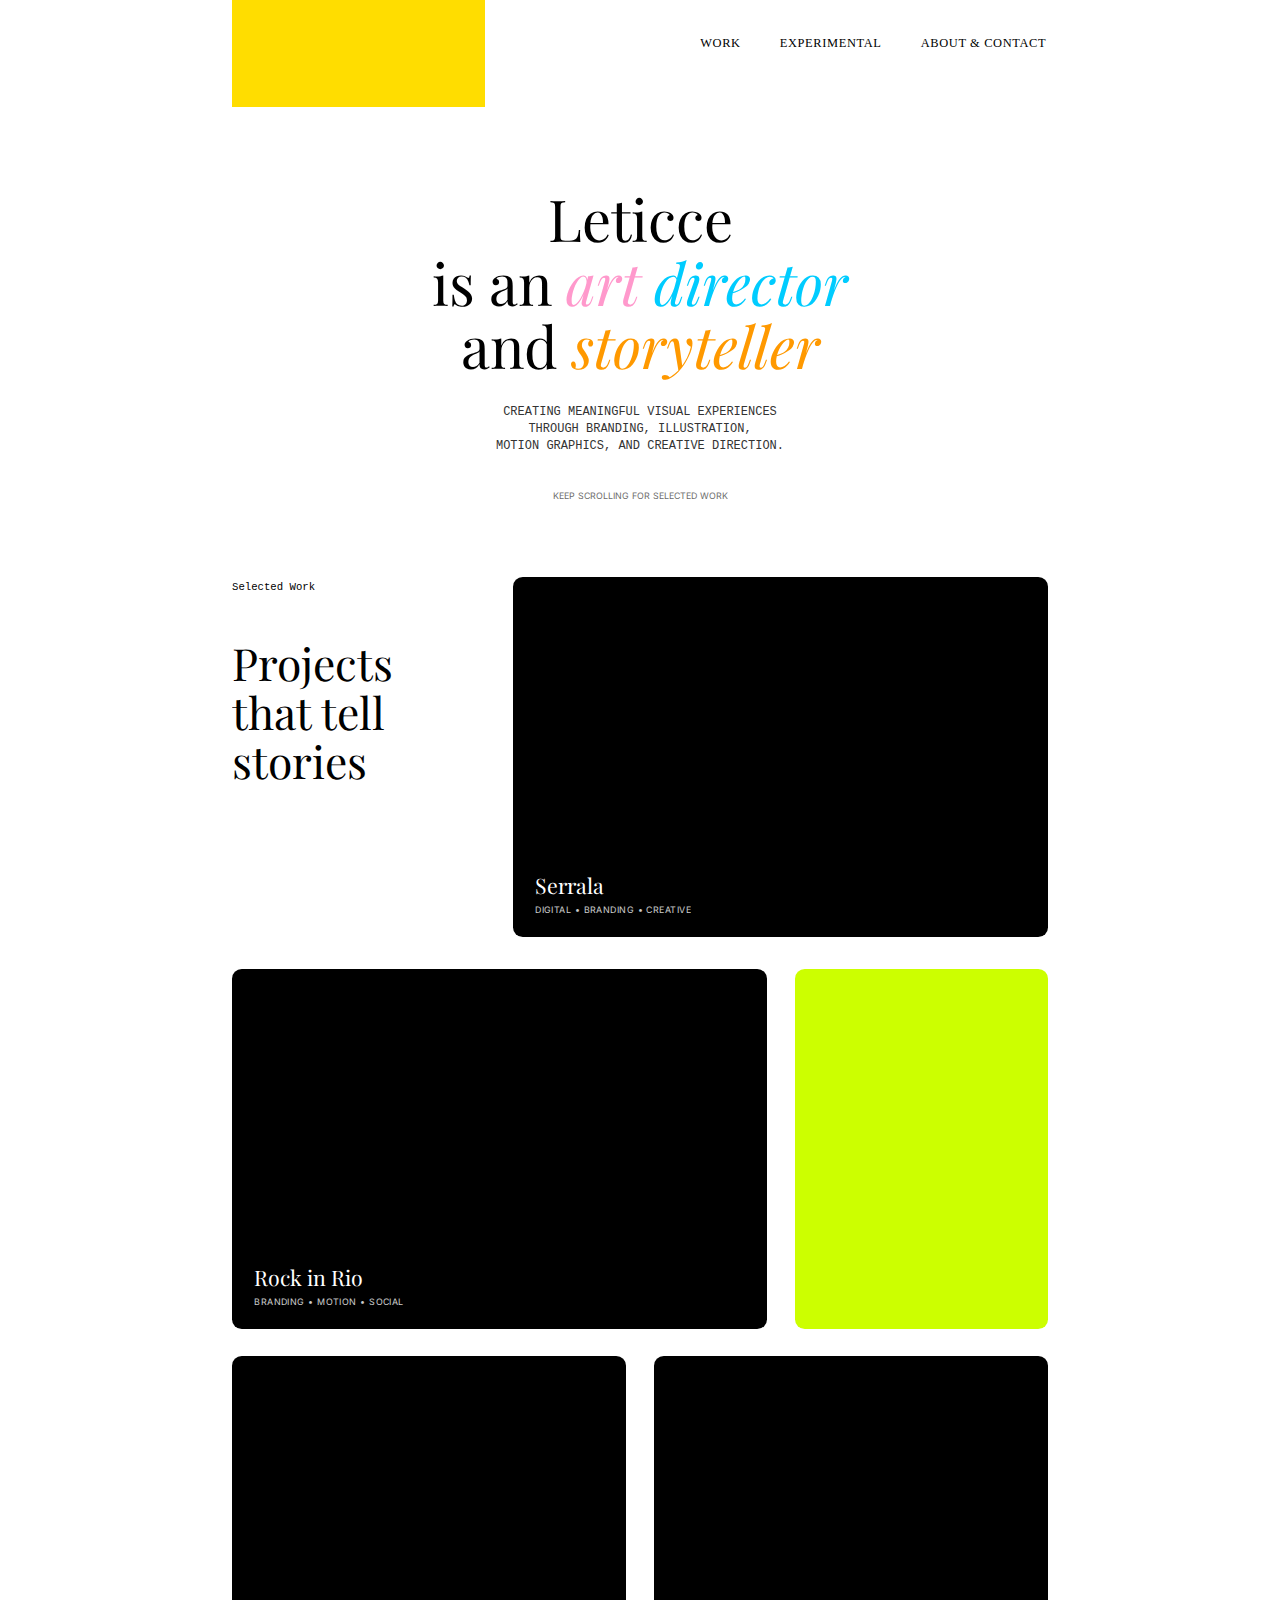
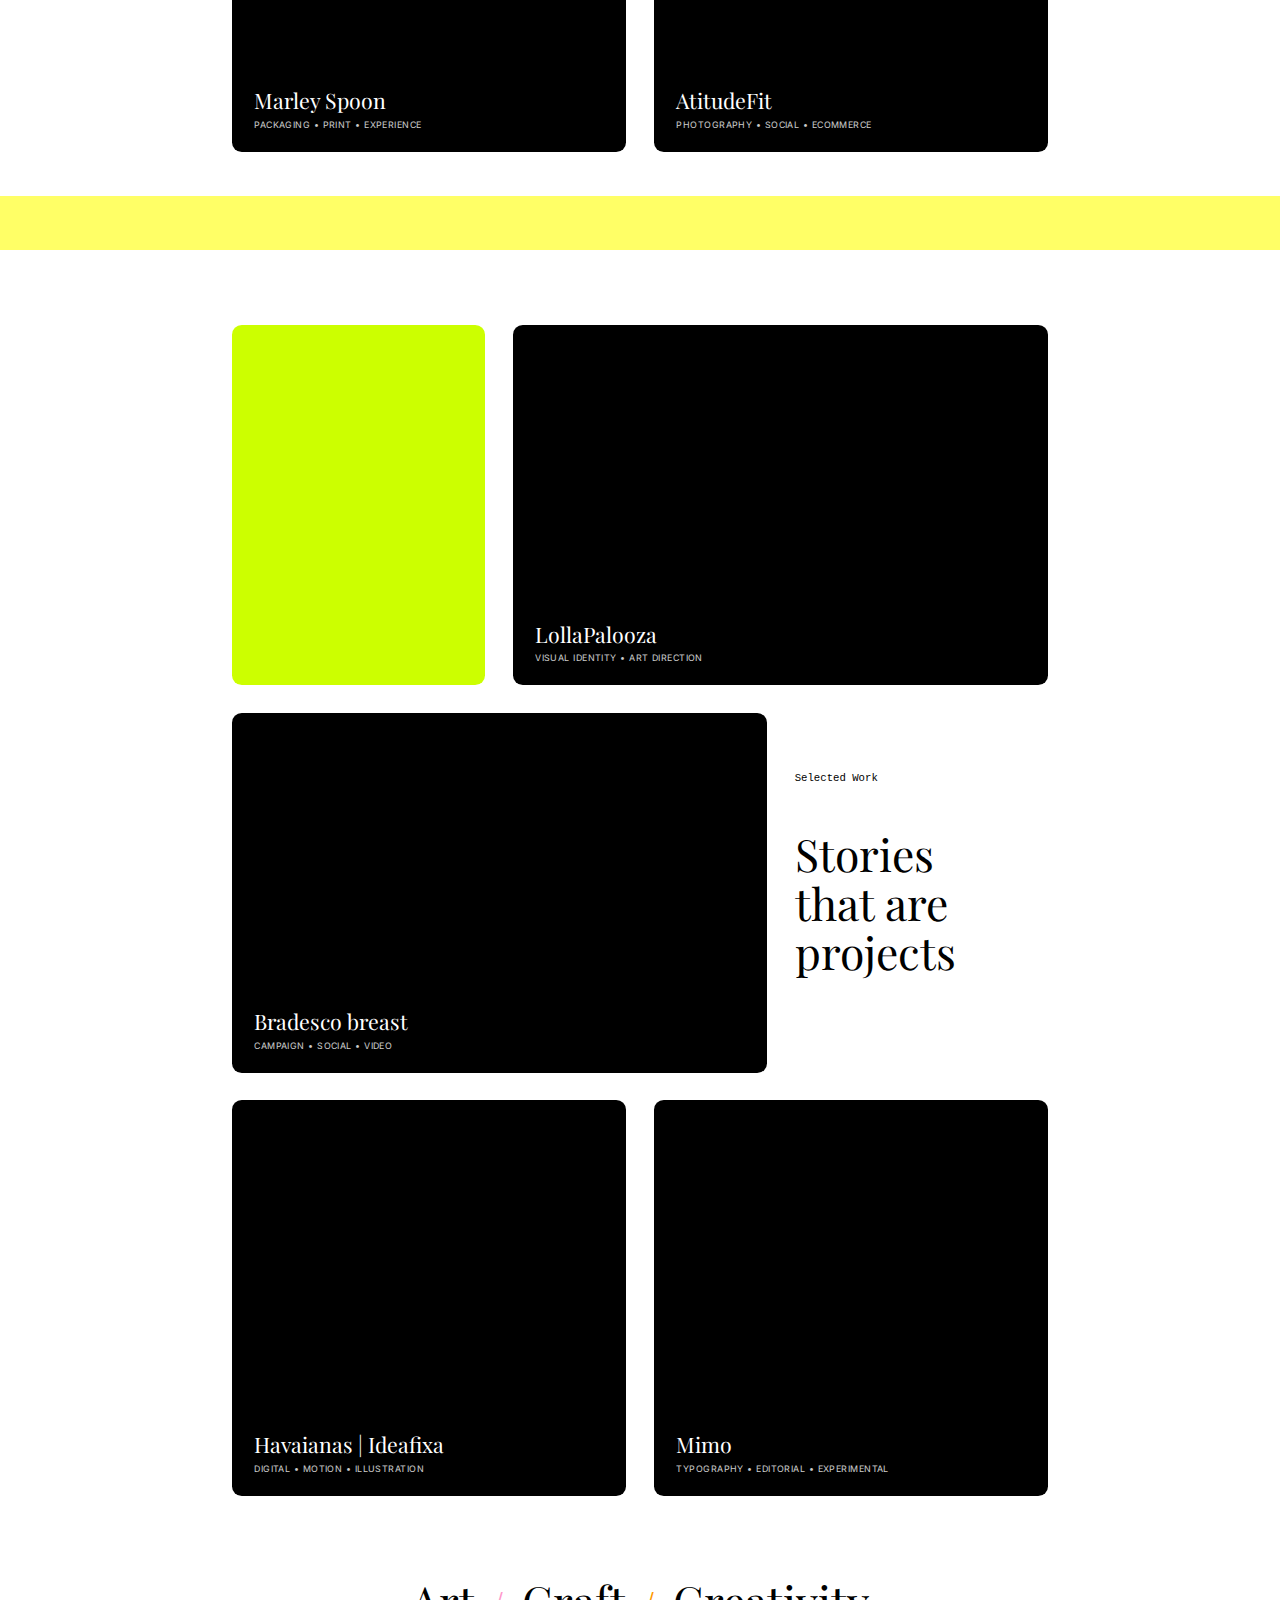
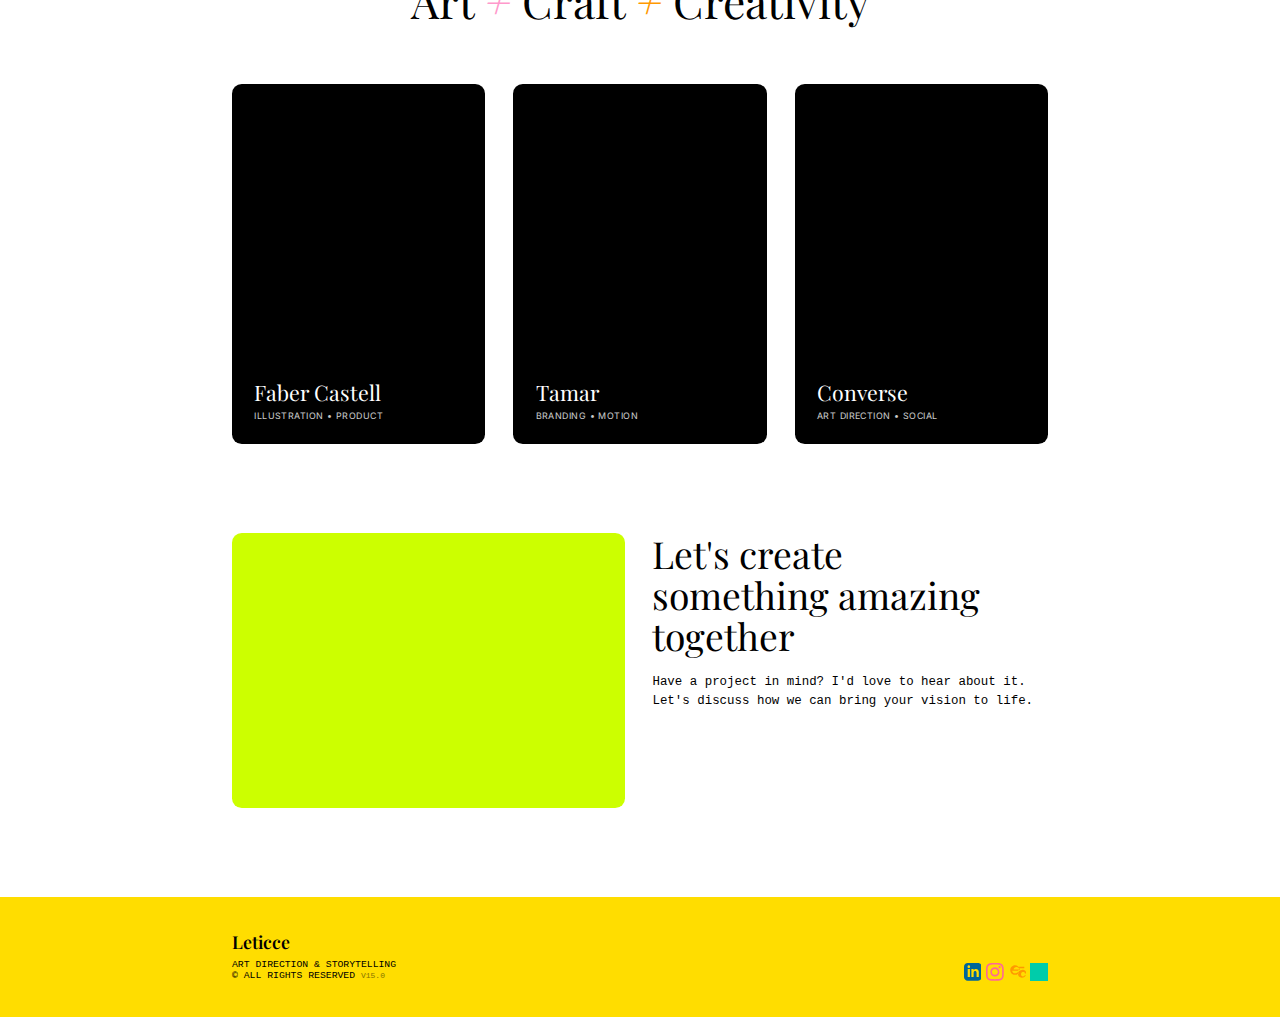
<file: index.html>
<!DOCTYPE html>
<html lang="en">

<head>
    <meta charset="UTF-8">
    <meta name="viewport" content="width=device-width, initial-scale=1.0">
    <meta name="description" content="Portfolio Leticce - Rebuild V15 (Force Sync Back to Top)">
    <title>Leticce - Art Director & Storyteller</title>
    <!-- Fonts -->
    <link rel="preconnect" href="https://fonts.googleapis.com">
    <link
        href="https://fonts.googleapis.com/css2?family=Playfair+Display:ital,wght@0,400;0,600;1,400&family=Inter:wght@300;400;500&display=swap"
        rel="stylesheet">
    <!-- V15 Styles (Cache Buster) -->
    <link rel="stylesheet" href="style.css?v=15">
</head>

<body>

    <header class="header-container">
        <div class="logo-block"></div>
        <nav>
            <a href="index.html">Work</a>
            <a href="experimental.html">Experimental</a>
            <a href="about.html">About & Contact</a>
        </nav>
    </header>

    <main class="content-container">

        <!-- Hero -->
        <section class="hero">
            <h1>
                Leticce<br>
                is an <span class="pink">art</span> <span class="blue">director</span><br>
                and <span class="orange">storyteller</span>
            </h1>
            <p>
                Creating meaningful visual experiences<br>
                through branding, illustration,<br>
                motion graphics, and creative direction.
            </p>
            <div class="scroll-note">Keep scrolling for selected work</div>
        </section>

        <!-- GRID START -->
        <!-- ROW 1 -->
        <div class="row row-sl">
            <div class="block small text-block">
                <span class="label">Selected Work</span>
                <h2 class="title">Projects<br>that tell<br>stories</h2>
            </div>
            <div class="block large black" onclick="window.location='project.html?id=p1'"
                style="background-color: black;">
                <div class="info">
                    <div class="name">Serrala</div>
                    <div class="tags">Digital • Branding • Creative</div>
                </div>
            </div>
        </div>

        <!-- ROW 2 -->
        <div class="row row-ls">
            <div class="block large black" onclick="window.location='project.html?id=p2'">
                <div class="info">
                    <div class="name">Rock in Rio</div>
                    <div class="tags">Branding • Motion • Social</div>
                </div>
            </div>
            <div class="block small lime decoration"></div>
        </div>

        <!-- ROW 3 -->
        <div class="row row-mm">
            <div class="block medium black" onclick="window.location='project.html?id=p3'">
                <div class="info">
                    <div class="name">Marley Spoon</div>
                    <div class="tags">Packaging • Print • Experience</div>
                </div>
            </div>
            <div class="block medium black" onclick="window.location='project.html?id=p4'">
                <div class="info">
                    <div class="name">AtitudeFit</div>
                    <div class="tags">Photography • Social • Ecommerce</div>
                </div>
            </div>
        </div>

        <!-- Middle Break -->
        <div class="yellow-bar"></div>

        <!-- ROW 4 -->
        <div class="row row-sl">
            <div class="block small lime decoration"></div>
            <div class="block large black" onclick="window.location='project.html?id=p5'">
                <div class="info">
                    <div class="name">LollaPalooza</div>
                    <div class="tags">Visual Identity • Art Direction</div>
                </div>
            </div>
        </div>

        <!-- ROW 5 -->
        <div class="row row-ls">
            <div class="block large black" onclick="window.location='project.html?id=p6'">
                <div class="info">
                    <div class="name">Bradesco breast</div>
                    <div class="tags">Campaign • Social • Video</div>
                </div>
            </div>
            <div class="block small text-block pad-left">
                <span class="label">Selected Work</span>
                <h2 class="title">Stories<br>that are<br>projects</h2>
            </div>
        </div>

        <!-- ROW 6 -->
        <div class="row row-mm">
            <div class="block medium black" onclick="window.location='project.html?id=p7'">
                <div class="info">
                    <div class="name">Havaianas | Ideafixa</div>
                    <div class="tags">Digital • Motion • Illustration</div>
                </div>
            </div>
            <div class="block medium black" onclick="window.location='project.html?id=p8'">
                <div class="info">
                    <div class="name">Mimo</div>
                    <div class="tags">Typography • Editorial • Experimental</div>
                </div>
            </div>
        </div>

        <!-- Footer Intro -->
        <section class="footer-intro">
            <h2>Art <span class="pink">+</span> Craft <span class="orange">+</span> Creativity</h2>
            <!-- ROW 7 -->
            <div class="row row-sss">
                <div class="block small black" onclick="window.location='project.html?id=p9'">
                    <div class="info">
                        <div class="name">Faber Castell</div>
                        <div class="tags">Illustration • Product</div>
                    </div>
                </div>
                <div class="block small black" onclick="window.location='project.html?id=p10'">
                    <div class="info">
                        <div class="name">Tamar</div>
                        <div class="tags">Branding • Motion</div>
                    </div>
                </div>
                <div class="block small black" onclick="window.location='project.html?id=p11'">
                    <div class="info">
                        <div class="name">Converse</div>
                        <div class="tags">Art Direction • Social</div>
                    </div>
                </div>
            </div>
        </section>

        <!-- CTA V9: Explicit Side-by-Side -->
        <div class="cta-row row-sl" onclick="window.location='about.html'" style="cursor: pointer;">
            <div class="block lime decoration square-tweak custom-green"></div>
            <div class="cta-text">
                <h2>Let's create<br>something amazing<br>together</h2>
                <p>Have a project in mind? I'd love to hear about it. Let's discuss how we can bring your vision to
                    life.</p>
            </div>
        </div>

    </main>

    <footer class="footer">
        <div class="footer-inner">
            <!-- Left Group: Brand + Copy -->
            <div class="footer-left">
                <div class="brand">Leticce</div>
                <div class="copy">Art Direction & Storytelling<br>© All rights reserved <span
                        style="font-size: 8px; opacity: 0.5;">v15.0</span></div>
            </div>
            <!-- Right Group: Social Icons V14 -->
            <div class="icons">
                <!-- LinkedIn (Blue) -->
                <a href="#" class="social-icon linkedin">
                    <svg viewBox="0 0 24 24">
                        <path
                            d="M19 0h-14c-2.761 0-5 2.239-5 5v14c0 2.761 2.239 5 5 5h14c2.762 0 5-2.239 5-5v-14c0-2.761-2.238-5-5-5zm-11 19h-3v-11h3v11zm-1.5-12.268c-.966 0-1.75-.79-1.75-1.764s.784-1.764 1.75-1.764 1.75.79 1.75 1.764-.783 1.764-1.75 1.764zm13.5 12.268h-3v-5.604c0-3.368-4-3.113-4 0v5.604h-3v-11h3v1.765c1.396-2.586 7-2.777 7 2.476v6.759z" />
                    </svg>
                </a>
                <!-- Instagram (Pink) -->
                <a href="#" class="social-icon instagram">
                    <svg viewBox="0 0 24 24">
                        <path
                            d="M12 2.163c3.204 0 3.584.012 4.85.07 3.252.148 4.771 1.691 4.919 4.919.058 1.265.069 1.645.069 4.849 0 3.205-.012 3.584-.069 4.849-.149 3.225-1.664 4.771-4.919 4.919-1.266.058-1.644.07-4.85.07-3.204 0-3.584-.012-4.849-.07-3.26-.149-4.771-1.699-4.919-4.92-.058-1.265-.07-1.644-.07-4.849 0-3.204.013-3.583.07-4.849.149-3.227 1.664-4.771 4.919-4.919 1.266-.057 1.645-.069 4.849-.069zm0-2.163c-3.259 0-3.667.014-4.947.072-4.358.2-6.78 2.618-6.98 6.98-.059 1.281-.073 1.689-.073 4.948 0 3.259.014 3.668.072 4.948.2 4.358 2.618 6.78 6.98 6.98 1.281.058 1.689.072 4.948.072 3.259 0 3.668-.014 4.948-.072 4.354-.2 6.782-2.618 6.979-6.98.059-1.28.073-1.689.073-4.948 0-3.259-.014-3.667-.072-4.947-.196-4.354-2.617-6.78-6.979-6.98-1.281-.059-1.69-.073-4.949-.073zm0 5.838c-3.403 0-6.162 2.759-6.162 6.162s2.759 6.163 6.162 6.163 6.162-2.759 6.162-6.163c0-3.403-2.759-6.162-6.162-6.162zm0 10.162c-2.209 0-4-1.79-4-4 0-2.209 1.791-4 4-4s4 1.791 4 4c0 2.21-1.791 4-4 4zm6.406-11.845c-.796 0-1.441.645-1.441 1.44s.645 1.44 1.441 1.44c.795 0 1.439-.645 1.439-1.44s-.644-1.44-1.439-1.44z" />
                    </svg>
                </a>
                <!-- Behance (Orange) -->
                <a href="#" class="social-icon behance">
                    <svg viewBox="0 0 24 24">
                        <path
                            d="M22 7h-7v-2h7v2zm1.726 10c-.442 1.297-2.029 3-5.101 3-3.167 0-5.229-2.578-5.229-5.32 0-2.659 2.158-5.68 6.613-5.68 4.722 0 4.773 5.093 4.773 5.093h-1.954v-.009c-.012-1.371-.853-2.002-2.822-2.002-1.683 0-2.375 1.341-2.375 3.197 0 1.944.915 2.929 2.508 2.929 1.95 0 2.451-1.354 2.518-2.036h1.07zm-7.697-7.465c0-3.354-2.859-6.535-6.574-6.535-3.702 0-6.455 3.256-6.455 6.452 0 3.518 2.662 6.548 6.44 6.548 1.933 0 3.733-.781 4.887-1.972l-1.352-1.432c-.8.8-1.986 1.408-3.411 1.408-1.928 0-3.666-1.327-4.008-3.535h8.406c.039-.307.068-.621.068-.934zm-8.474-.781c.294-2.052 1.815-3.333 3.961-3.333 2.106 0 3.511 1.233 3.914 3.333h-7.875z" />
                    </svg>
                </a>
                <!-- Teal Square (Unchanged) -->
                <span class="i teal"></span>
            </div>
        </div>
    </footer>

    <!-- Back to Top -->
    <div class="back-to-top" id="backToTop">
        <i class="arrow-up"></i>
    </div>

    <!-- Scripts -->
    <!-- Updated to v15 for cache busting -->
    <script src="main.js?v=15"></script>

    <script src="data.js"></script>
<script>
    document.addEventListener('DOMContentLoaded', () => {
        window.projects.forEach(project => {
            // Procura o bloco que tem o onclick com o ID do projeto
            const block = document.querySelector(`[onclick*="id=${project.id}"]`);
            if (block && project.cover) {
                block.style.backgroundImage = `url('${project.cover}')`;
                block.style.backgroundSize = 'cover';
                block.style.backgroundPosition = 'center';
                // Remove o fundo preto para mostrar a imagem
                block.style.backgroundColor = 'transparent'; 
            }
        });
    });
</script>
</body>


</html>
</file>
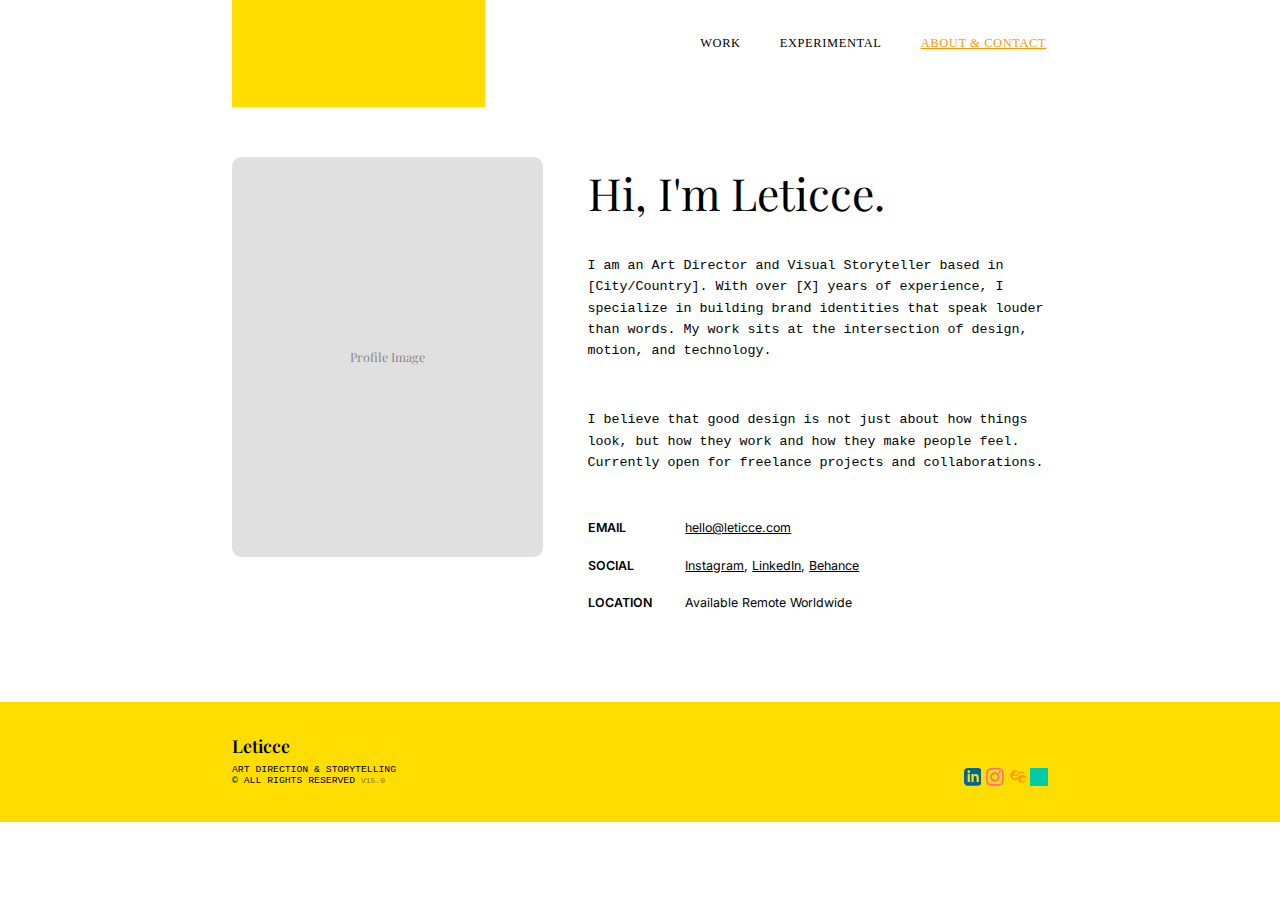
<file: about.html>
<!DOCTYPE html>
<html lang="en">

<head>
    <meta charset="UTF-8">
    <meta name="viewport" content="width=device-width, initial-scale=1.0">
    <meta name="description" content="About & Contact - Leticce">
    <title>About - Leticce</title>
    <!-- Fonts -->
    <link rel="preconnect" href="https://fonts.googleapis.com">
    <link
        href="https://fonts.googleapis.com/css2?family=Playfair+Display:ital,wght@0,400;0,600;1,400&family=Inter:wght@300;400;500&display=swap"
        rel="stylesheet">
    <!-- Reusing V15 Styles -->
    <link rel="stylesheet" href="style.css?v=15">
    <style>
        /* Specific Styles for About Page */
        .about-content {
            width: calc(918 * var(--s));
            margin: 0 auto;
            padding-top: calc(80 * var(--s));
            padding-bottom: calc(100 * var(--s));
        }

        .about-layout {
            display: flex;
            justify-content: space-between;
            align-items: flex-start;
            gap: calc(50 * var(--s));
        }

        /* Image Column */
        .about-image {
            width: calc(350 * var(--s));
            height: calc(450 * var(--s));
            background: #e0e0e0;
            /* Placeholder gray */
            border-radius: calc(11 * var(--s));
            object-fit: cover;
            display: flex;
            align-items: center;
            justify-content: center;
            color: #888;
            font-size: calc(14 * var(--s));
        }

        /* Text Column */
        .about-text {
            flex: 1;
            font-family: 'Courier New', monospace;
            font-size: calc(15 * var(--s));
            line-height: 1.6;
        }

        .about-text h1 {
            font-family: var(--serif);
            font-size: calc(50 * var(--s));
            margin-top: 0;
            margin-bottom: calc(30 * var(--s));
            font-weight: 400;
        }

        .info-list {
            margin-top: calc(50 * var(--s));
            display: flex;
            flex-direction: column;
            gap: calc(20 * var(--s));
            font-family: var(--sans);
            font-size: calc(14 * var(--s));
        }

        .info-item {
            display: flex;
            gap: calc(10 * var(--s));
        }

        .info-label {
            font-weight: 600;
            text-transform: uppercase;
            width: calc(100 * var(--s));
            color: var(--black);
        }

        .info-value a {
            text-decoration: underline;
        }

        .info-value a:hover {
            color: var(--orange);
        }
    </style>
</head>

<body>

    <header class="header-container">
        <!-- Link back to Home -->
        <a href="index.html" class="logo-block"></a>
        <nav>
            <a href="index.html">Work</a>
            <a href="experimental.html">Experimental</a>
            <a href="about.html" style="color:var(--orange); text-decoration:underline;">About & Contact</a>
        </nav>
    </header>

    <main class="about-content">
        <div class="about-layout">
            <!-- Image Area -->
            <div class="about-image">
                Profile Image
            </div>

            <!-- Text & Info Area -->
            <div class="about-text">
                <h1>Hi, I'm Leticce.</h1>
                <p>
                    I am an Art Director and Visual Storyteller based in [City/Country].
                    With over [X] years of experience, I specialize in building brand identities
                    that speak louder than words. My work sits at the intersection of
                    design, motion, and technology.
                </p>
                <br>
                <p>
                    I believe that good design is not just about how things look, but how they work and how they make
                    people feel.
                    Currently open for freelance projects and collaborations.
                </p>

                <!-- Info Section -->
                <div class="info-list">
                    <div class="info-item">
                        <span class="info-label">Email</span>
                        <span class="info-value"><a href="mailto:hello@leticce.com">hello@leticce.com</a></span>
                    </div>
                    <div class="info-item">
                        <span class="info-label">Social</span>
                        <span class="info-value">
                            <a href="#">Instagram</a>, <a href="#">LinkedIn</a>, <a href="#">Behance</a>
                        </span>
                    </div>
                    <div class="info-item">
                        <span class="info-label">Location</span>
                        <span class="info-value">Available Remote Worldwide</span>
                    </div>
                </div>
            </div>
        </div>
    </main>

    <footer class="footer">
        <div class="footer-inner">
            <div class="footer-left">
                <div class="brand">Leticce</div>
                <div class="copy">Art Direction & Storytelling<br>© All rights reserved <span
                        style="font-size: 8px; opacity: 0.5;">v15.0</span></div>
            </div>
            <div class="icons">
                <!-- LinkedIn (Blue) -->
                <a href="#" class="social-icon linkedin">
                    <svg viewBox="0 0 24 24">
                        <path
                            d="M19 0h-14c-2.761 0-5 2.239-5 5v14c0 2.761 2.239 5 5 5h14c2.762 0 5-2.239 5-5v-14c0-2.761-2.238-5-5-5zm-11 19h-3v-11h3v11zm-1.5-12.268c-.966 0-1.75-.79-1.75-1.764s.784-1.764 1.75-1.764 1.75.79 1.75 1.764-.783 1.764-1.75 1.764zm13.5 12.268h-3v-5.604c0-3.368-4-3.113-4 0v5.604h-3v-11h3v1.765c1.396-2.586 7-2.777 7 2.476v6.759z" />
                    </svg>
                </a>
                <!-- Instagram (Pink) -->
                <a href="#" class="social-icon instagram">
                    <svg viewBox="0 0 24 24">
                        <path
                            d="M12 2.163c3.204 0 3.584.012 4.85.07 3.252.148 4.771 1.691 4.919 4.919.058 1.265.069 1.645.069 4.849 0 3.205-.012 3.584-.069 4.849-.149 3.225-1.664 4.771-4.919 4.919-1.266.058-1.644.07-4.85.07-3.204 0-3.584-.012-4.849-.07-3.26-.149-4.771-1.699-4.919-4.92-.058-1.265-.07-1.644-.07-4.849 0-3.204.013-3.583.07-4.849.149-3.227 1.664-4.771 4.919-4.919 1.266-.057 1.645-.069 4.849-.069zm0-2.163c-3.259 0-3.667.014-4.947.072-4.358.2-6.78 2.618-6.98 6.98-.059 1.281-.073 1.689-.073 4.948 0 3.259.014 3.668.072 4.948.2 4.358 2.618 6.78 6.98 6.98 1.281.058 1.689.072 4.948.072 3.259 0 3.668-.014 4.948-.072 4.354-.2 6.782-2.618 6.979-6.98.059-1.28.073-1.689.073-4.948 0-3.259-.014-3.667-.072-4.947-.196-4.354-2.617-6.78-6.979-6.98-1.281-.059-1.69-.073-4.949-.073zm0 5.838c-3.403 0-6.162 2.759-6.162 6.162s2.759 6.163 6.162 6.163 6.162-2.759 6.162-6.163c0-3.403-2.759-6.162-6.162-6.162zm0 10.162c-2.209 0-4-1.79-4-4 0-2.209 1.791-4 4-4s4 1.791 4 4c0 2.21-1.791 4-4 4zm6.406-11.845c-.796 0-1.441.645-1.441 1.44s.645 1.44 1.441 1.44c.795 0 1.439-.645 1.439-1.44s-.644-1.44-1.439-1.44z" />
                    </svg>
                </a>
                <!-- Behance (Orange) -->
                <a href="#" class="social-icon behance">
                    <svg viewBox="0 0 24 24">
                        <path
                            d="M22 7h-7v-2h7v2zm1.726 10c-.442 1.297-2.029 3-5.101 3-3.167 0-5.229-2.578-5.229-5.32 0-2.659 2.158-5.68 6.613-5.68 4.722 0 4.773 5.093 4.773 5.093h-1.954v-.009c-.012-1.371-.853-2.002-2.822-2.002-1.683 0-2.375 1.341-2.375 3.197 0 1.944.915 2.929 2.508 2.929 1.95 0 2.451-1.354 2.518-2.036h1.07zm-7.697-7.465c0-3.354-2.859-6.535-6.574-6.535-3.702 0-6.455 3.256-6.455 6.452 0 3.518 2.662 6.548 6.44 6.548 1.933 0 3.733-.781 4.887-1.972l-1.352-1.432c-.8.8-1.986 1.408-3.411 1.408-1.928 0-3.666-1.327-4.008-3.535h8.406c.039-.307.068-.621.068-.934zm-8.474-.781c.294-2.052 1.815-3.333 3.961-3.333 2.106 0 3.511 1.233 3.914 3.333h-7.875z" />
                    </svg>
                </a>
                <!-- Teal Square (Unchanged) -->
                <span class="i teal"></span>
            </div>
        </div>
    </footer>

    <!-- Back to Top -->
    <div class="back-to-top" id="backToTop">
        <i class="arrow-up"></i>
    </div>

    <!-- Scripts -->
    <script src="main.js?v=15"></script>

</body>

</html>
</file>
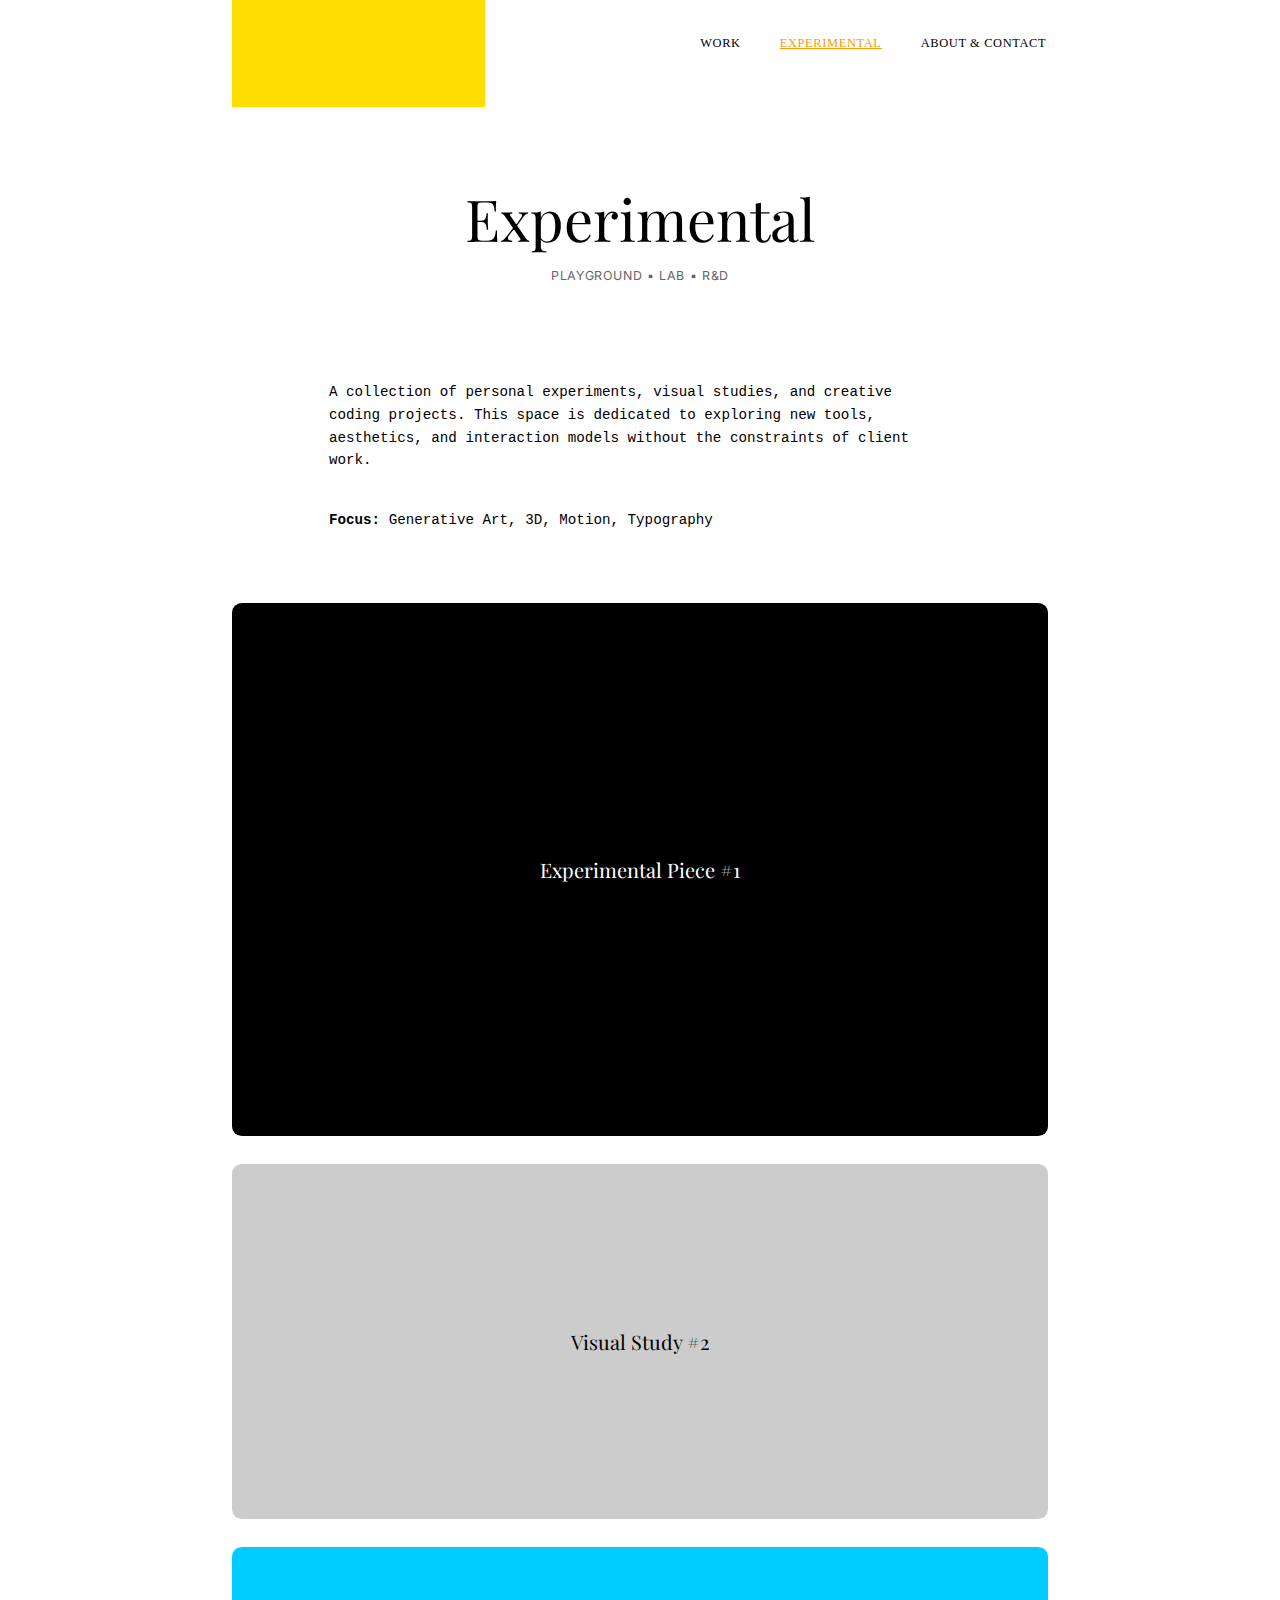
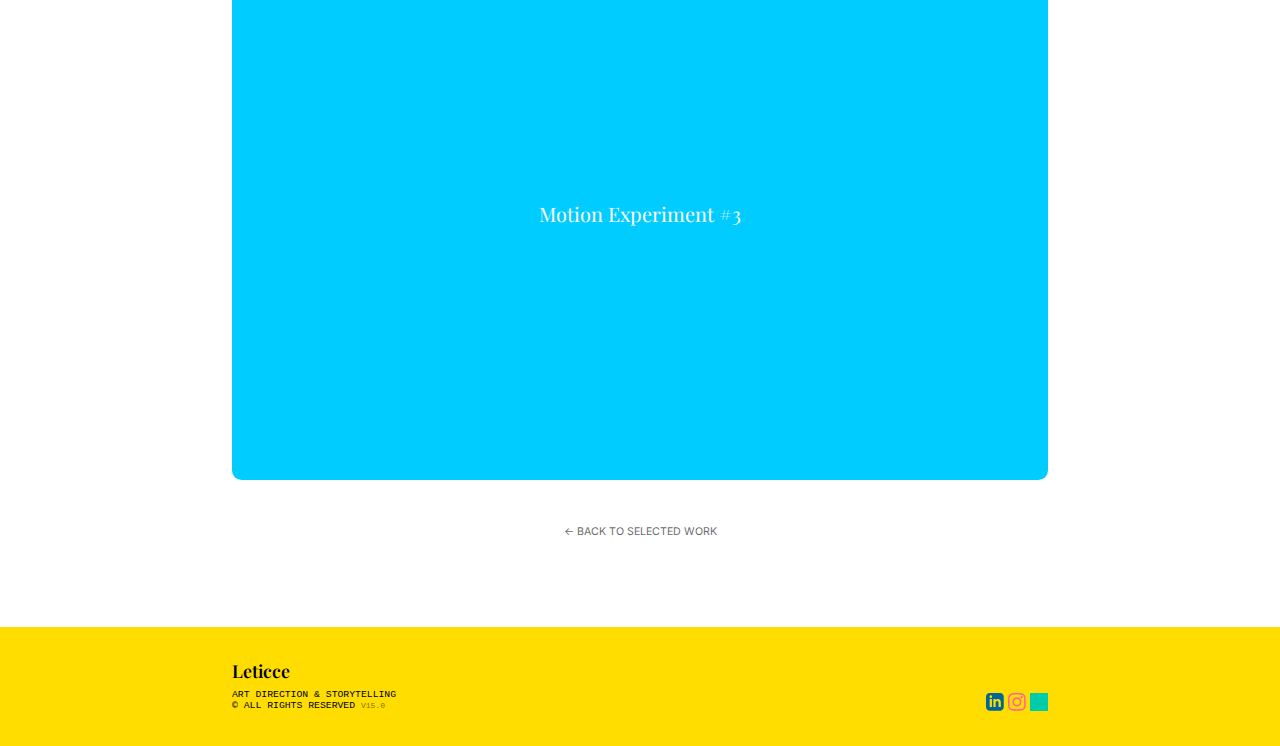
<file: experimental.html>
<!DOCTYPE html>
<html lang="en">

<head>
    <meta charset="UTF-8">
    <meta name="viewport" content="width=device-width, initial-scale=1.0">
    <meta name="description" content="Experimental - Leticce">
    <title>Experimental - Leticce</title>
    <!-- Fonts -->
    <link rel="preconnect" href="https://fonts.googleapis.com">
    <link
        href="https://fonts.googleapis.com/css2?family=Playfair+Display:ital,wght@0,400;0,600;1,400&family=Inter:wght@300;400;500&display=swap"
        rel="stylesheet">
    <!-- Reusing V15 Styles -->
    <link rel="stylesheet" href="style.css?v=15">
    <style>
        /* Reusing Project Page Styles */
        .project-hero {
            text-align: center;
            padding-top: calc(70 * var(--s));
            padding-bottom: calc(50 * var(--s));
        }

        .project-hero h1 {
            font-size: calc(65 * var(--s));
            font-weight: 400;
            margin-bottom: calc(20 * var(--s));
            line-height: 1.1;
        }

        .project-tags {
            font-family: var(--sans);
            font-size: calc(14 * var(--s));
            text-transform: uppercase;
            letter-spacing: 0.05em;
            color: #666;
            margin-bottom: calc(60 * var(--s));
        }

        .project-content {
            width: calc(918 * var(--s));
            margin: 0 auto;
            padding-bottom: calc(100 * var(--s));
        }

        .project-description {
            font-family: 'Courier New', monospace;
            font-size: calc(16 * var(--s));
            line-height: 1.6;
            max-width: calc(700 * var(--s));
            margin: 0 auto calc(80 * var(--s));
            text-align: left;
        }

        .project-gallery {
            display: flex;
            flex-direction: column;
            gap: calc(31 * var(--s));
        }

        .gallery-item {
            width: 100%;
            height: auto;
            border-radius: calc(11 * var(--s));
            overflow: hidden;
            background: #f0f0f0;
            display: flex;
            align-items: center;
            justify-content: center;
            color: #999;
            font-size: 20px;
        }

        .gallery-item.large {
            height: calc(600 * var(--s));
        }

        .gallery-item.medium {
            height: calc(400 * var(--s));
        }

        .gallery-item img {
            width: 100%;
            height: 100%;
            object-fit: cover;
            display: block;
        }

        .back-link {
            display: block;
            margin-top: calc(50 * var(--s));
            text-align: center;
            font-family: var(--sans);
            text-transform: uppercase;
            font-size: calc(12 * var(--s));
            cursor: pointer;
            opacity: 0.6;
        }

        .back-link:hover {
            opacity: 1;
            text-decoration: underline;
        }
    </style>
</head>

<body>

    <header class="header-container">
        <!-- Link back to Home -->
        <a href="index.html" class="logo-block"></a>
        <nav>
            <a href="index.html">Work</a>
            <a href="experimental.html" style="color:var(--orange); text-decoration:underline;">Experimental</a>
            <a href="about.html">About & Contact</a>
        </nav>
    </header>

    <main>
        <section class="project-hero">
            <h1>Experimental</h1>
            <div class="project-tags">Playground • Lab • R&D</div>
        </section>

        <section class="project-content">
            <div class="project-description">
                A collection of personal experiments, visual studies, and creative coding projects.
                This space is dedicated to exploring new tools, aesthetics, and interaction models without the
                constraints of client work.
                <br><br>
                <p><strong>Focus:</strong> Generative Art, 3D, Motion, Typography</p>
            </div>

            <div class="project-gallery">
                <!-- Static Gallery Placeholders -->
                <div class="gallery-item large" style="background: black; color: white;">
                    Experimental Piece #1
                </div>
                <div class="gallery-item medium" style="background: #ccc; color: black;">
                    Visual Study #2
                </div>
                <div class="gallery-item large" style="background: var(--blue); color: white;">
                    Motion Experiment #3
                </div>
            </div>

            <a href="index.html" class="back-link">← Back to Selected Work</a>
        </section>
    </main>

    <footer class="footer">
        <div class="footer-inner">
            <div class="footer-left">
                <div class="brand">Leticce</div>
                <div class="copy">Art Direction & Storytelling<br>© All rights reserved <span
                        style="font-size: 8px; opacity: 0.5;">v15.0</span></div>
            </div>
            <div class="icons">
                <!-- LinkedIn (Blue) -->
                <a href="#" class="social-icon linkedin">
                    <svg viewBox="0 0 24 24">
                        <path
                            d="M19 0h-14c-2.761 0-5 2.239-5 5v14c0 2.761 2.239 5 5 5h14c2.762 0 5-2.239 5-5v-14c0-2.761-2.238-5-5-5zm-11 19h-3v-11h3v11zm-1.5-12.268c-.966 0-1.75-.79-1.75-1.764s.784-1.764 1.75-1.764 1.75.79 1.75 1.764-.783 1.764-1.75 1.764zm13.5 12.268h-3v-5.604c0-3.368-4-3.113-4 0v5.604h-3v-11h3v1.765c1.396-2.586 7-2.777 7 2.476v6.759z" />
                    </svg>
                </a>
                <!-- Instagram (Pink) -->
                <a href="#" class="social-icon instagram">
                    <svg viewBox="0 0 24 24">
                        <path
                            d="M12 2.163c3.204 0 3.584.012 4.85.07 3.252.148 4.771 1.691 4.919 4.919.058 1.265.069 1.645.069 4.849 0 3.205-.012 3.584-.069 4.849-.149 3.225-1.664 4.771-4.919 4.919-1.266.058-1.644.07-4.85.07-3.204 0-3.584-.012-4.849-.07-3.26-.149-4.771-1.699-4.919-4.92-.058-1.265-.07-1.644-.07-4.849 0-3.204.013-3.583.07-4.849.149-3.227 1.664-4.771 4.919-4.919 1.266-.057 1.645-.069 4.849-.069zm0-2.163c-3.259 0-3.667.014-4.947.072-4.358.2-6.78 2.618-6.98 6.98-.059 1.281-.073 1.689-.073 4.948 0 3.259.014 3.668.072 4.948.2 4.358 2.618 6.78 6.98 6.98 1.281.058 1.689.072 4.948.072 3.259 0 3.668-.014 4.948-.072 4.354-.2 6.782-2.618 6.979-6.98.059-1.28.073-1.689.073-4.948 0-3.259-.014-3.667-.072-4.947-.196-4.354-2.617-6.78-6.979-6.98-1.281-.059-1.69-.073-4.949-.073zm0 5.838c-3.403 0-6.162 2.759-6.162 6.162s2.759 6.163 6.162 6.163 6.162-2.759 6.162-6.163c0-3.403-2.759-6.162-6.162-6.162zm0 10.162c-2.209 0-4-1.79-4-4 0-2.209 1.791-4 4-4s4 1.791 4 4c0 2.21-1.791 4-4 4zm6.406-11.845c-.796 0-1.441.645-1.441 1.44s.645 1.44 1.441 1.44c.795 0 1.439-.645 1.439-1.44s-.644-1.44-1.439-1.44z" />
                    </svg>
                </a>
                <!-- Teal Square (Unchanged) -->
                <span class="i teal"></span>
            </div>
        </div>
    </footer>

    <!-- Back to Top -->
    <div class="back-to-top" id="backToTop">
        <i class="arrow-up"></i>
    </div>

    <!-- Scripts -->
    <script src="main.js?v=15"></script>

</body>

</html>
</file>
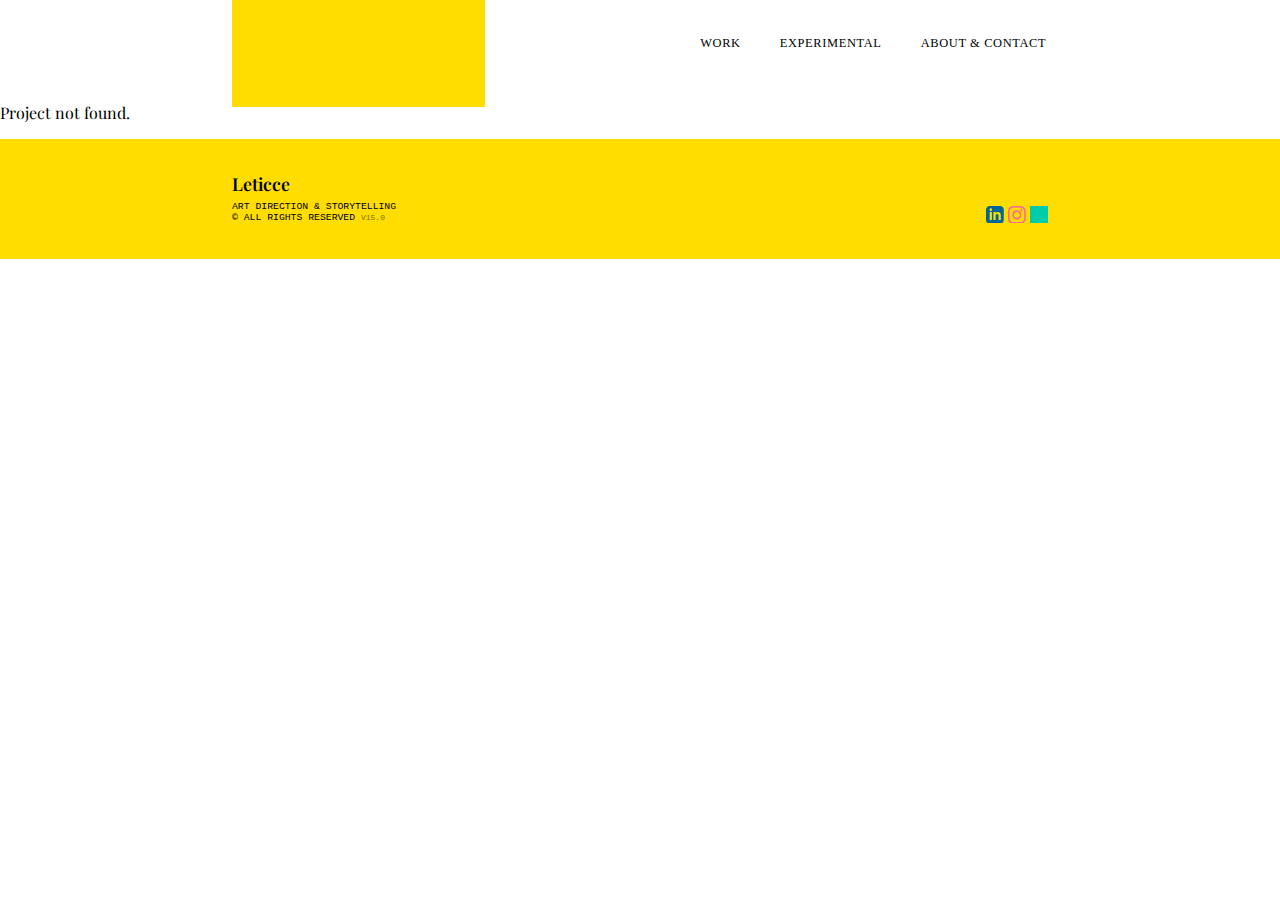
<file: project.html>
<!DOCTYPE html>
<html lang="en">

<head>
    <meta charset="UTF-8">
    <meta name="viewport" content="width=device-width, initial-scale=1.0">
    <meta name="description" content="Project Details - Leticce">
    <title>Project - Leticce</title>
    <!-- Fonts -->
    <link rel="preconnect" href="https://fonts.googleapis.com">
    <link
        href="https://fonts.googleapis.com/css2?family=Playfair+Display:ital,wght@0,400;0,600;1,400&family=Inter:wght@300;400;500&display=swap"
        rel="stylesheet">
    <!-- Reusing V15 Styles -->
    <link rel="stylesheet" href="style.css?v=15">
    <style>
        /* Specific Styles for Project Page */
        .project-hero {
            text-align: center;
            padding-top: calc(70 * var(--s));
            padding-bottom: calc(50 * var(--s));
        }

        .project-hero h1 {
            font-size: calc(65 * var(--s));
            font-weight: 400;
            margin-bottom: calc(20 * var(--s));
            line-height: 1.1;
        }

        .project-tags {
            font-family: var(--sans);
            font-size: calc(14 * var(--s));
            text-transform: uppercase;
            letter-spacing: 0.05em;
            color: #666;
            margin-bottom: calc(60 * var(--s));
        }

        .project-content {
            width: calc(918 * var(--s));
            margin: 0 auto;
            padding-bottom: calc(100 * var(--s));
        }

        .project-description {
            font-family: 'Courier New', monospace;
            font-size: calc(16 * var(--s));
            line-height: 1.6;
            max-width: calc(700 * var(--s));
            margin: 0 auto calc(80 * var(--s));
            text-align: left;
        }

        .project-gallery {
            display: flex;
            flex-direction: column;
            gap: calc(31 * var(--s));
        }

        .gallery-item {
            width: 100%;
            height: auto;
            border-radius: calc(11 * var(--s));
            overflow: hidden;
            background: #f0f0f0;
        }

        .gallery-item img {
            width: 100%;
            height: auto;
            display: block;
        }

        .back-link {
            display: block;
            margin-top: calc(50 * var(--s));
            text-align: center;
            font-family: var(--sans);
            text-transform: uppercase;
            font-size: calc(12 * var(--s));
            cursor: pointer;
            opacity: 0.6;
        }

        .back-link:hover {
            opacity: 1;
            text-decoration: underline;
        }
    </style>
</head>

<body>

    <header class="header-container">
        <!-- Link back to Home -->
        <a href="index.html" class="logo-block"></a>
        <nav>
            <a href="index.html">Work</a>
            <a href="experimental.html">Experimental</a>
            <a href="about.html">About & Contact</a>
        </nav>
    </header>

    <main id="project-main">
        <!-- Content injected via JS -->
    </main>

    <footer class="footer">
        <div class="footer-inner">
            <div class="footer-left">
                <div class="brand">Leticce</div>
                <div class="copy">Art Direction & Storytelling<br>© All rights reserved <span
                        style="font-size: 8px; opacity: 0.5;">v15.0</span></div>
            </div>
            <div class="icons">
                <!-- LinkedIn (Blue) -->
                <a href="#" class="social-icon linkedin">
                    <svg viewBox="0 0 24 24">
                        <path
                            d="M19 0h-14c-2.761 0-5 2.239-5 5v14c0 2.761 2.239 5 5 5h14c2.762 0 5-2.239 5-5v-14c0-2.761-2.238-5-5-5zm-11 19h-3v-11h3v11zm-1.5-12.268c-.966 0-1.75-.79-1.75-1.764s.784-1.764 1.75-1.764 1.75.79 1.75 1.764-.783 1.764-1.75 1.764zm13.5 12.268h-3v-5.604c0-3.368-4-3.113-4 0v5.604h-3v-11h3v1.765c1.396-2.586 7-2.777 7 2.476v6.759z" />
                    </svg>
                </a>
                <!-- Instagram (Pink) -->
                <a href="#" class="social-icon instagram">
                    <svg viewBox="0 0 24 24">
                        <path
                            d="M12 2.163c3.204 0 3.584.012 4.85.07 3.252.148 4.771 1.691 4.919 4.919.058 1.265.069 1.645.069 4.849 0 3.205-.012 3.584-.069 4.849-.149 3.225-1.664 4.771-4.919 4.919-1.266.058-1.644.07-4.85.07-3.204 0-3.584-.012-4.849-.07-3.26-.149-4.771-1.699-4.919-4.92-.058-1.265-.07-1.644-.07-4.849 0-3.204.013-3.583.07-4.849.149-3.227 1.664-4.771 4.919-4.919 1.266-.057 1.645-.069 4.849-.069zm0-2.163c-3.259 0-3.667.014-4.947.072-4.358.2-6.78 2.618-6.98 6.98-.059 1.281-.073 1.689-.073 4.948 0 3.259.014 3.668.072 4.948.2 4.358 2.618 6.78 6.98 6.98 1.281.058 1.689.072 4.948.072 3.259 0 3.668-.014 4.948-.072 4.354-.2 6.782-2.618 6.979-6.98.059-1.28.073-1.689.073-4.948 0-3.259-.014-3.667-.072-4.947-.196-4.354-2.617-6.78-6.979-6.98-1.281-.059-1.69-.073-4.949-.073zm0 5.838c-3.403 0-6.162 2.759-6.162 6.162s2.759 6.163 6.162 6.163 6.162-2.759 6.162-6.163c0-3.403-2.759-6.162-6.162-6.162zm0 10.162c-2.209 0-4-1.79-4-4 0-2.209 1.791-4 4-4s4 1.791 4 4c0 2.21-1.791 4-4 4zm6.406-11.845c-.796 0-1.441.645-1.441 1.44s.645 1.44 1.441 1.44c.795 0 1.439-.645 1.439-1.44s-.644-1.44-1.439-1.44z" />
                    </svg>
                </a>
                <!-- Teal Square (Unchanged) -->
                <span class="i teal"></span>
            </div>
        </div>
    </footer>

    <!-- Back to Top -->
    <div class="back-to-top" id="backToTop">
        <i class="arrow-up"></i>
    </div>

    <!-- Data Source -->
  <script src="data.js"></script>
<script>
    document.addEventListener('DOMContentLoaded', () => {
        const params = new URLSearchParams(window.location.search);
        const projectId = params.get('id');
        const project = window.projects.find(p => p.id === projectId);

        if (!project) {
            document.getElementById('project-main').innerHTML = '<p>Project not found.</p>';
            return;
        }

        // Gera o HTML da Galeria dinamicamente
        const galleryHtml = project.gallery && project.gallery.length > 0 
            ? project.gallery.map(img => `
                <div class="gallery-item">
                    <img src="${img}" alt="${project.title}" style="width: 100%; height: auto; margin-bottom: 20px; display: block;">
                </div>
            `).join('')
            : `<div class="gallery-item" style="height:300px; background:#eee; display:flex; align-items:center; justify-content:center;">No images available</div>`;

        const html = `
            <section class="project-hero">
                <h1>${project.title}</h1>
                <div class="project-tags">${project.tags}</div>
            </section>
            
            <section class="project-content">
                <div class="project-description">
                    ${project.description}
                    <br><br>
                    <p><strong>Services:</strong> ${project.tags}</p>
                </div>

                <div class="project-gallery">
                    ${galleryHtml}
                </div>

                <a href="index.html" class="back-link">← Back to Projects</a>
            </section>
        `;

        document.getElementById('project-main').innerHTML = html;
        document.title = `${project.title} - Leticce`;
    });
    </script>
</body>


</html>
</file>
<file: style.css>
/* 
   REBUILD V3: STRICT ROW LAYOUT
   Base: 1440px Viewport.
   Container: 918px.
   V14: Footer Social Icons.
*/

:root {
    --white: #ffffff;
    --black: #000000;
    --yellow: #ffdd00;
    --lime: #ccff00;
    --pink: #ff99cc;
    --blue: #00ccff;
    --orange: #ff9900;

    --serif: 'Playfair Display', serif;
    --sans: 'Inter', sans-serif;

    /* V11: Aggressive Century Stack */
    --century: 'Century', 'Century Schoolbook', 'Times New Roman', serif;

    /* SCALE FACTOR: 1px = (100vw / 1440) */
    --s: calc(100vw / 1440);
}

body {
    margin: 0;
    padding: 0;
    width: 100vw;
    font-family: var(--serif);
    background: var(--white);
    color: var(--black);
    overflow-x: hidden;
    scroll-behavior: smooth;
}

a {
    text-decoration: none;
    color: inherit;
}

/* UTILS */
.pink {
    color: var(--pink);
    font-style: italic;
}

.blue {
    color: var(--blue);
    font-style: italic;
}

.orange {
    color: var(--orange);
    font-style: italic;
}

/* --- LAYOUT CONTAINER --- */
.content-container {
    width: calc(918 * var(--s));
    margin: 0 auto;
}

/* --- HEADER --- */
.header-container {
    padding-top: calc(40 * var(--s));
    padding-bottom: calc(40 * var(--s));
    padding-right: calc(261 * var(--s));
    display: flex;
    justify-content: flex-end;
    position: relative;
}

.logo-block {
    position: absolute;
    top: 0;
    left: calc(261 * var(--s));
    width: calc(285 * var(--s));
    height: calc(120 * var(--s));
    background: var(--yellow);
}

.header-container nav {
    font-family: var(--century);
    font-size: calc(14 * var(--s));
    display: flex;
    gap: calc(40 * var(--s));
    text-transform: uppercase;
    letter-spacing: 0.05em;
    font-weight: 400;
}

.header-container nav a {
    transition: background-color 0.2s ease;
    padding: 0 calc(2 * var(--s));
}

.header-container nav a:hover {
    text-decoration: none;
    color: var(--black);
    background-color: var(--lime);
}

/* --- HERO --- */
.hero {
    text-align: center;
    padding-top: calc(70 * var(--s));
    padding-bottom: calc(85 * var(--s));
}

.hero h1 {
    font-size: calc(65 * var(--s));
    font-weight: 400;
    line-height: 1.1;
    margin-bottom: calc(30 * var(--s));
}

.hero p {
    font-family: 'Courier New', monospace;
    font-size: calc(13.5 * var(--s));
    text-transform: uppercase;
    line-height: 1.4;
    color: #333;
    margin-bottom: calc(40 * var(--s));
}

.scroll-note {
    font-family: var(--sans);
    font-size: calc(10 * var(--s));
    text-transform: uppercase;
    opacity: 0.6;
}


/* --- ROW SYSTEM --- */
.row {
    display: flex;
    justify-content: space-between;
    margin-bottom: calc(31 * var(--s));
    width: 100%;
}

/* BLOCK TYPES */
.block {
    position: relative;
    border-radius: calc(11 * var(--s));
    overflow: hidden;
    transition: transform 0.3s;
}

.black {
    background: black;
    color: white;
    cursor: pointer;
}

.black:hover {
    transform: scale(1.01);
}

.lime {
    background: var(--lime);
}

/* SIZES */
.large {
    width: calc(602 * var(--s));
    height: calc(405 * var(--s));
}

.small {
    width: calc(285 * var(--s));
    height: calc(405 * var(--s));
}

.medium {
    width: calc(443 * var(--s));
    height: calc(445 * var(--s));
}

/* TEXT BLOCK */
.text-block {
    display: flex;
    flex-direction: column;
    padding-top: calc(5 * var(--s));
}

.text-block.pad-left {
    padding-left: calc(20 * var(--s));
    justify-content: center;
    padding-top: 0;
}

.label {
    font-family: 'Courier New', monospace;
    font-size: calc(12 * var(--s));
    margin-bottom: calc(10 * var(--s));
    display: block;
}

.title {
    font-family: var(--serif);
    font-size: calc(50 * var(--s));
    font-weight: 400;
    line-height: 1.1;
}

/* INFO OVERLAY */
.info {
    position: absolute;
    bottom: calc(25 * var(--s));
    left: calc(25 * var(--s));
}

.name {
    font-family: var(--serif);
    font-size: calc(24 * var(--s));
    margin-bottom: calc(5 * var(--s));
}

.tags {
    font-family: var(--sans);
    font-size: calc(10 * var(--s));
    text-transform: uppercase;
    letter-spacing: 0.05em;
    opacity: 0.8;
}

/* --- SEPARATORS --- */
.yellow-bar {
    width: 100vw;
    margin-left: calc((100vw - 918 * var(--s)) / -2);
    height: calc(60 * var(--s));
    background: #ffff66;
    margin-bottom: calc(85 * var(--s));
    margin-top: calc(50 * var(--s));
}

/* --- FOOTER INTRO --- */
.footer-intro {
    margin-top: calc(85 * var(--s));
    margin-bottom: calc(85 * var(--s));
}

.footer-intro h2 {
    text-align: center;
    font-size: calc(50 * var(--s));
    font-weight: 400;
    margin-bottom: calc(60 * var(--s));
}

/* --- CTA V9: Explicit Side-by-Side --- */
.cta-row {
    margin-top: calc(100 * var(--s));
    margin-bottom: calc(100 * var(--s));

    display: flex;
    flex-direction: row;
    flex-wrap: nowrap;
    align-items: flex-start;
    justify-content: flex-start;
    gap: calc(31 * var(--s));
    cursor: pointer;
}

.square-tweak.custom-green {
    width: calc(442 * var(--s));
    height: calc(310 * var(--s));
    flex-shrink: 0;
    flex-grow: 0;
}

.cta-text {
    width: calc(445 * var(--s));
    flex-shrink: 1;
    padding: 0;
}

.cta-text h2 {
    font-size: calc(42 * var(--s));
    font-weight: 400;
    margin-bottom: calc(20 * var(--s));
    margin-top: 0;
    line-height: 1.1;
}

.cta-text p {
    font-family: 'Courier New', monospace;
    font-size: calc(14 * var(--s));
    line-height: 1.5;
    max-width: 100%;
}


/* --- SITE FOOTER V12 --- */
.footer {
    background: var(--yellow);
    padding: calc(40 * var(--s)) 0;
}

.footer-inner {
    width: calc(918 * var(--s));
    margin: 0 auto;
    display: flex;
    justify-content: space-between;
    align-items: flex-end;
}

.footer-left {
    display: flex;
    flex-direction: column;
    gap: calc(10 * var(--s));
}

.brand {
    font-size: calc(20 * var(--s));
    font-weight: 600;
    line-height: 1;
}

.copy {
    font-family: 'Courier New', monospace;
    font-size: calc(11 * var(--s));
    text-transform: uppercase;
    text-align: left;
    width: auto;
}

/* Footer Icons V14 */
.icons {
    display: flex;
    gap: calc(5 * var(--s));
    align-items: center;
    /* V14 Align center for icons */
}

/* Generic Icon/Square Sizing */
.social-icon,
.i {
    width: calc(20 * var(--s));
    height: calc(20 * var(--s));
    display: flex;
    align-items: center;
    justify-content: center;
    text-decoration: none;
    transition: transform 0.2s;
}

.social-icon:hover {
    transform: scale(1.2);
}

.social-icon svg {
    width: 100%;
    height: 100%;
    fill: currentColor;
}

/* Specific Colors for Icons */
.social-icon.linkedin {
    color: #006699;
    /* Blueish */
}

.social-icon.instagram {
    color: #ff6699;
    /* Pinkish */
}

.social-icon.behance {
    color: #ff9900;
    /* Orangeish */
}

/* Retain Teal Square */
.i.teal {
    background: #00ccaa;
    display: block;
}


/* V13: Back to Top Button */
.back-to-top {
    position: fixed;
    bottom: calc(40 * var(--s));
    right: calc(40 * var(--s));
    width: calc(50 * var(--s));
    height: calc(50 * var(--s));
    background: var(--black);
    color: var(--white);
    border-radius: 50%;
    display: flex;
    justify-content: center;
    align-items: center;
    cursor: pointer;
    opacity: 0;
    pointer-events: none;
    transition: opacity 0.3s ease, transform 0.2s;
    z-index: 9999;
}

.back-to-top.visible {
    opacity: 1;
    pointer-events: auto;
}

.back-to-top:hover {
    transform: translateY(-3px);
    background: var(--orange);
}

.arrow-up {
    border: solid white;
    border-width: 0 3px 3px 0;
    display: inline-block;
    padding: 4px;
    transform: rotate(-135deg);
    -webkit-transform: rotate(-135deg);
    margin-top: calc(5 * var(--s));
}
</file>
